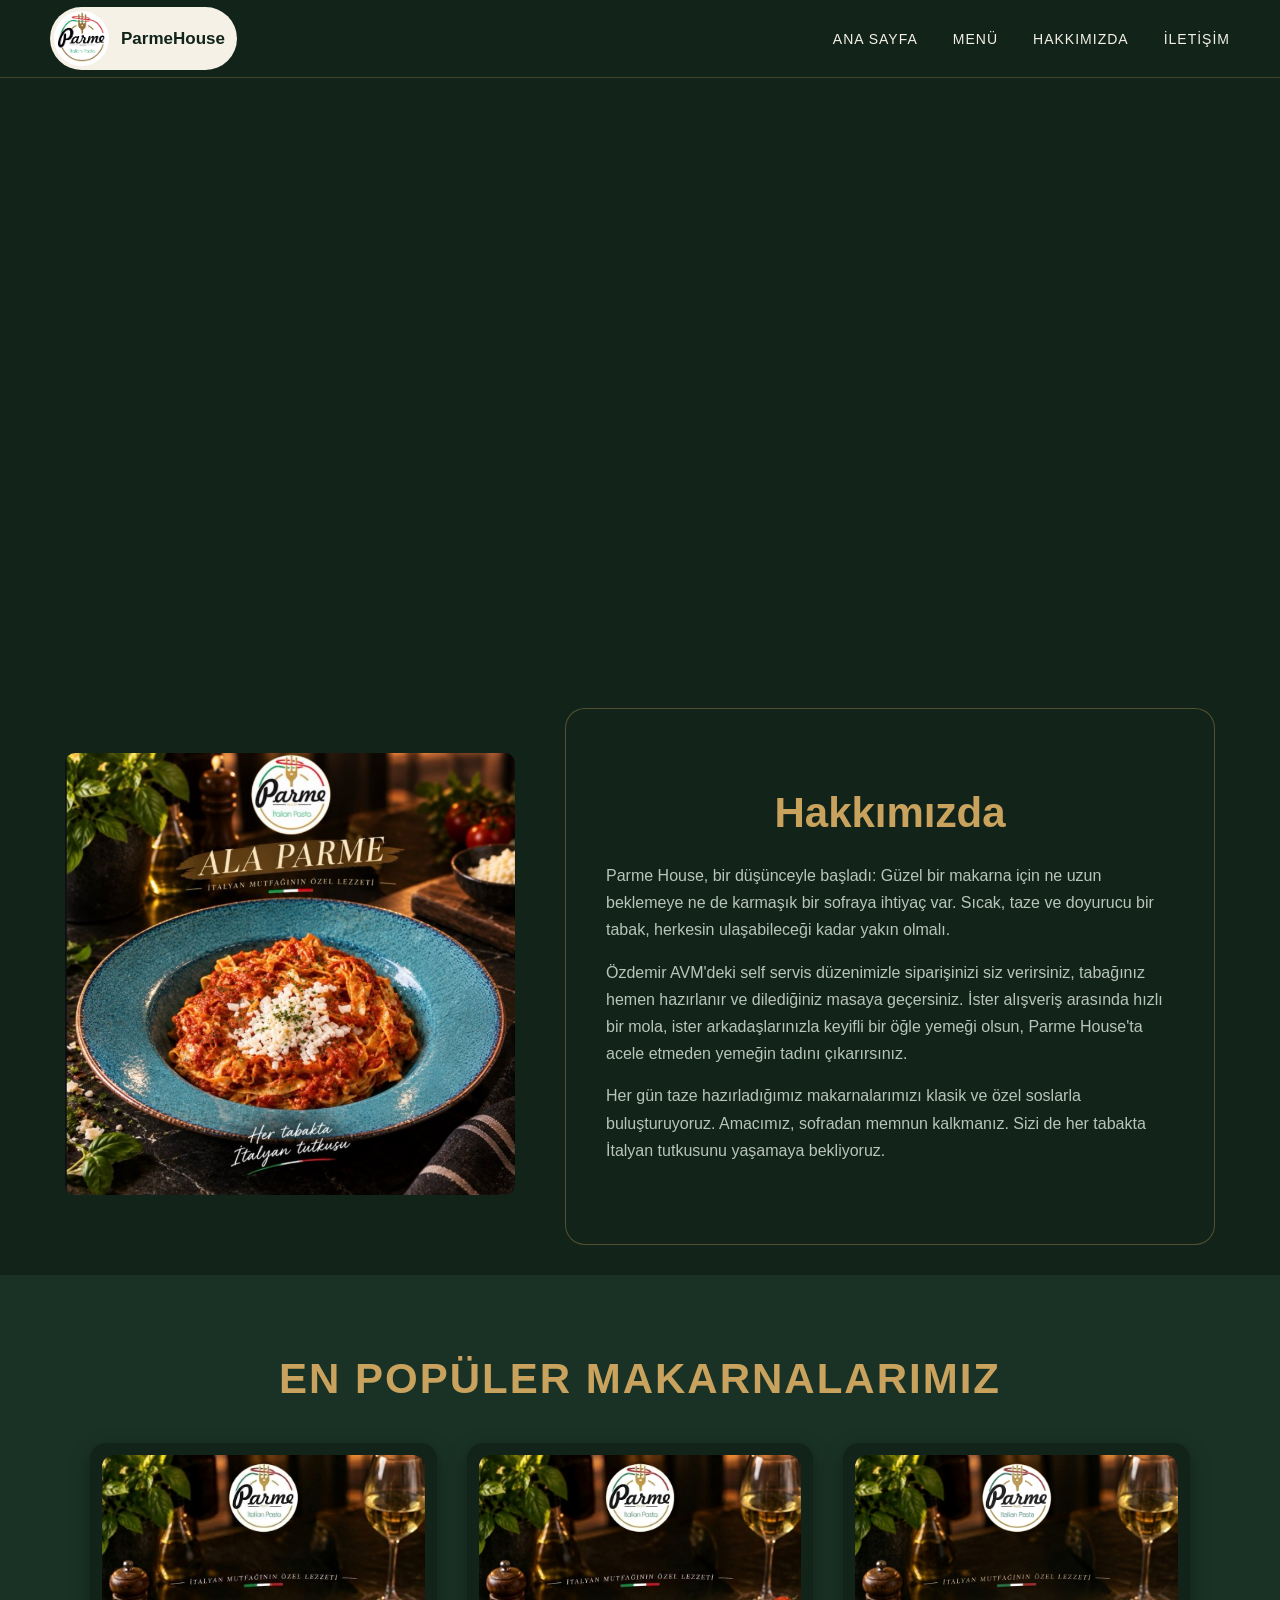
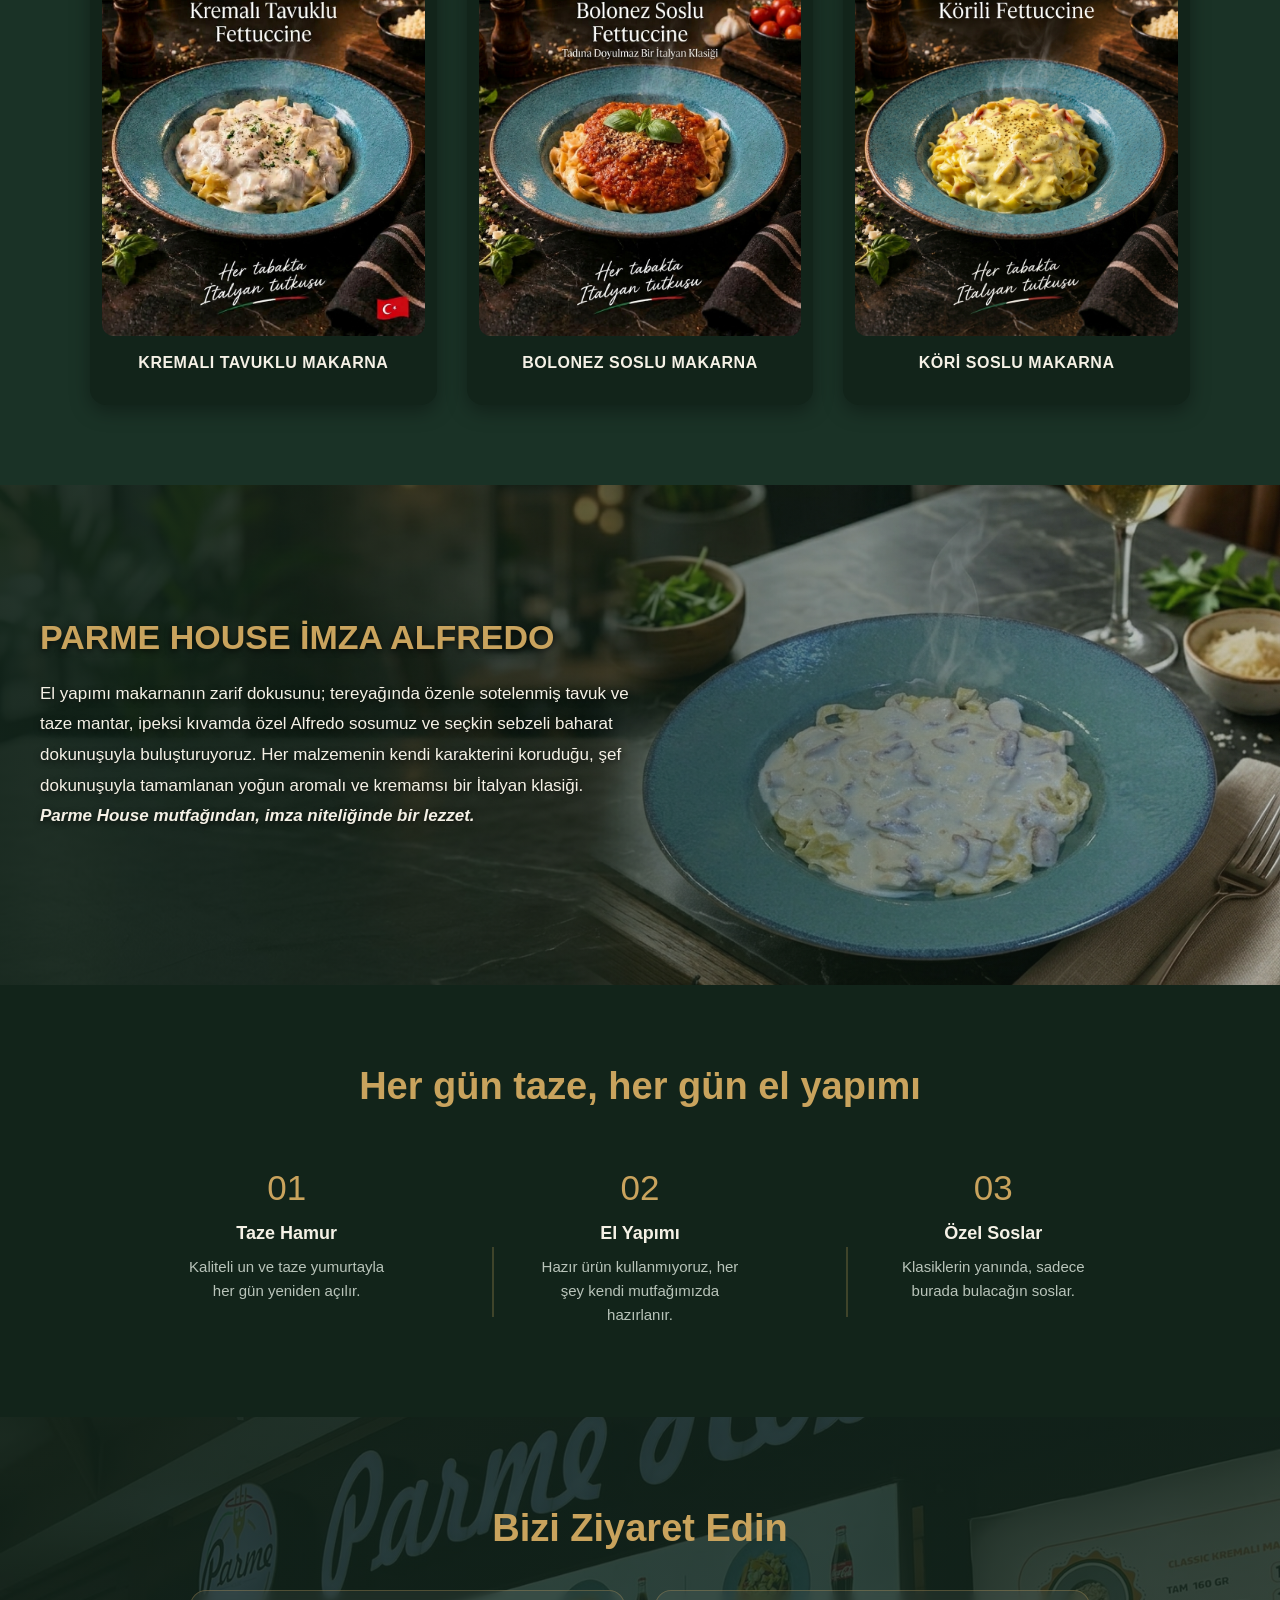
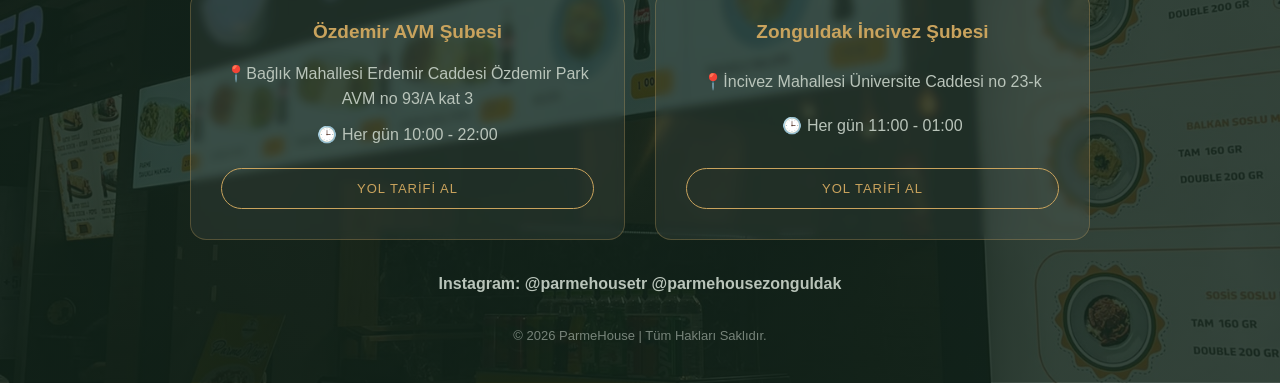
<file: index.html>
<!DOCTYPE html>
<html lang ="tr">

<head>
    <meta charset="UTF-8">
     <meta name="viewport" content="width=device-width, initial-scale=1.0">
     <meta name="google-site-verification" content="v3GRT7u5c2Fp5Y80z29yQhgwRotEEOJpKhgJagRyZi0" />

     <title>ParmeHouse</title>
     <meta name="description" content="ParmeHouse'ta makarnalar her gün taze hamurla, el yapımı hazırlanır. 
                 Özdemir AVM ve İncivez şubelerinde kremalı, bolonez, köri ve imza Alfredo çeşitleri sizi bekliyor.">
     <link rel="canonical" href="https://parmehouse.com.tr/">

     <link rel="stylesheet" href="style.css">
     <link rel="icon" type="image/x-icon" href="favicon.ico">
</head>

<body id="ana-sayfa">

    <header class ="navbar" >

        <div class="logo">
            <img src="images/logo.jpg" alt="Makarnacı Logo">
            <span>ParmeHouse</span>
        </div>

        <nav class="menu">
        <a href ="#ana-sayfa">Ana Sayfa</a>
        <a href ="menu.html">Menü</a>
        <a href ="#hakkimizda">Hakkımızda</a>
        <a href ="#iletisim-bolumu">İletişim</a>
    </nav>

</header>

<section class="hero-video">
    <video autoplay muted loop playsinline class = "video">
        <source src ="images/parmehouse.mp4" type = "video/mp4">
    </video>
</section>

<section class="tanitim-blok">
    
    <div class="tanitim-resim">
        <img src="images/makarna4.png" class="makarna4" alt="taze makarna">
    </div>
    
        <div class="hakkimizda-kutu" id="hakkimizda">
            <div class="hakkimizda-yazi">

                <h2>Hakkımızda</h2>
       
                <p>
                Parme House, bir düşünceyle başladı: Güzel bir makarna için ne uzun beklemeye ne de karmaşık bir sofraya ihtiyaç var. 
                Sıcak, taze ve doyurucu bir tabak, herkesin ulaşabileceği kadar yakın olmalı.
                </p>

                <p>
                Özdemir AVM'deki self servis düzenimizle siparişinizi siz verirsiniz, tabağınız hemen hazırlanır ve dilediğiniz masaya geçersiniz.
                İster alışveriş arasında hızlı bir mola, ister arkadaşlarınızla keyifli bir öğle yemeği olsun, Parme House'ta acele etmeden yemeğin tadını çıkarırsınız.
                </p>

                <p>
                Her gün taze hazırladığımız makarnalarımızı klasik ve özel soslarla buluşturuyoruz.
                Amacımız, sofradan memnun kalkmanız. Sizi de her tabakta İtalyan tutkusunu yaşamaya bekliyoruz.
                </p>
            </div>
    </div>
</section>

<section>
    <div class="lezzetler">
        <h2>EN POPÜLER MAKARNALARIMIZ</h2>

    <div class="kartlar">

        <div class="kart">
            <img src="images/kremalıtavuklu-kart.jpg" alt="kremalı-tavuklu makarna">
            <h3>KREMALI TAVUKLU MAKARNA</h3>
        </div>
        <div class="kart">
            <img src="images/bolonezsoslu-kart.jpg" alt="bolonez-soslu makarna">
            <h3>BOLONEZ SOSLU MAKARNA</h3>
        </div>
        <div class="kart">
            <img src="images/korili-kart.jpg" alt="kori-soslu makarna">
            <h3>KÖRİ SOSLU MAKARNA</h3>

        </div>

    </div>

    </div>
</section>

    <section class="alfredo-blok">
    <img src="images/alfredoyatay.jpg" class="alfredo-arka" alt="alfredo soslu tavuklu makarna">

    <div class="alfredo-yazi">
        <h2>PARME HOUSE İMZA ALFREDO</h2>
        <p>
            El yapımı makarnanın zarif dokusunu; tereyağında özenle sotelenmiş
            tavuk ve taze mantar, ipeksi kıvamda özel Alfredo sosumuz ve seçkin
            sebzeli baharat dokunuşuyla buluşturuyoruz. Her malzemenin kendi
            karakterini koruduğu, şef dokunuşuyla tamamlanan yoğun aromalı ve
            kremamsı bir İtalyan klasiği.
        </p>

        <p class="alfredo-vurgu">
            Parme House mutfağından, imza niteliğinde bir lezzet.
        </p>
    </div>
</section>


<section class="neden">
    <h2>Her gün taze, her gün el yapımı</h2>
    <div class="neden-kutular">
        <div class="neden-kutu">
            <span class="simge">01</span>
            <h3>Taze Hamur</h3>
            <p>Kaliteli un ve taze yumurtayla her gün yeniden açılır.</p>
        </div>
        <div class="neden-kutu">
            <span class="simge">02</span>
            <h3>El Yapımı</h3>
            <p>Hazır ürün kullanmıyoruz, her şey kendi mutfağımızda hazırlanır.</p>
        </div>
        <div class="neden-kutu">
            <span class="simge">03</span>
            <h3>Özel Soslar</h3>
            <p>Klasiklerin yanında, sadece burada bulacağın soslar.</p>
        </div>
    </div>
</section>

<section class="iletisim" id="iletisim-bolumu">
    <h2>Bizi Ziyaret Edin</h2>
    
    <div class="subeler">

        <div class="sube">
            <h3>Özdemir AVM Şubesi</h3>
            <p>📍Bağlık Mahallesi Erdemir Caddesi Özdemir Park AVM no 93/A kat 3</p>
            <p>🕒 Her gün 10:00 - 22:00</p>
            <a href ="https://maps.app.goo.gl/w3caxWcpkycis9yp6" target="_blank" class="rota">Yol Tarifi Al</a>
        </div>

        <div class="sube">
            <h3>Zonguldak İncivez Şubesi</h3>
            <p>📍İncivez Mahallesi Üniversite Caddesi no 23-k</p>
            <p>🕒 Her gün 11:00 - 01:00</p>
           <a href="https://www.google.com/maps/search/?api=1&query=İncivez+Mahallesi+Üniversite+Caddesi+No+23-k+Zonguldak" target="_blank" class="rota">Yol Tarifi Al</a>
        </div>

    </div>

        <a href="https://www.instagram.com/parmehousetr/" target="_blank" class="instagram">
        Instagram: @parmehousetr
        </a>
        <a href="https://www.instagram.com/parmehousezonguldak/" target="_blank" class="instagram">
            @parmehousezonguldak
        </a>

        <p class="telif">© 2026 ParmeHouse | Tüm Hakları Saklıdır.</p>

</section>


</body>
</html>
</file>
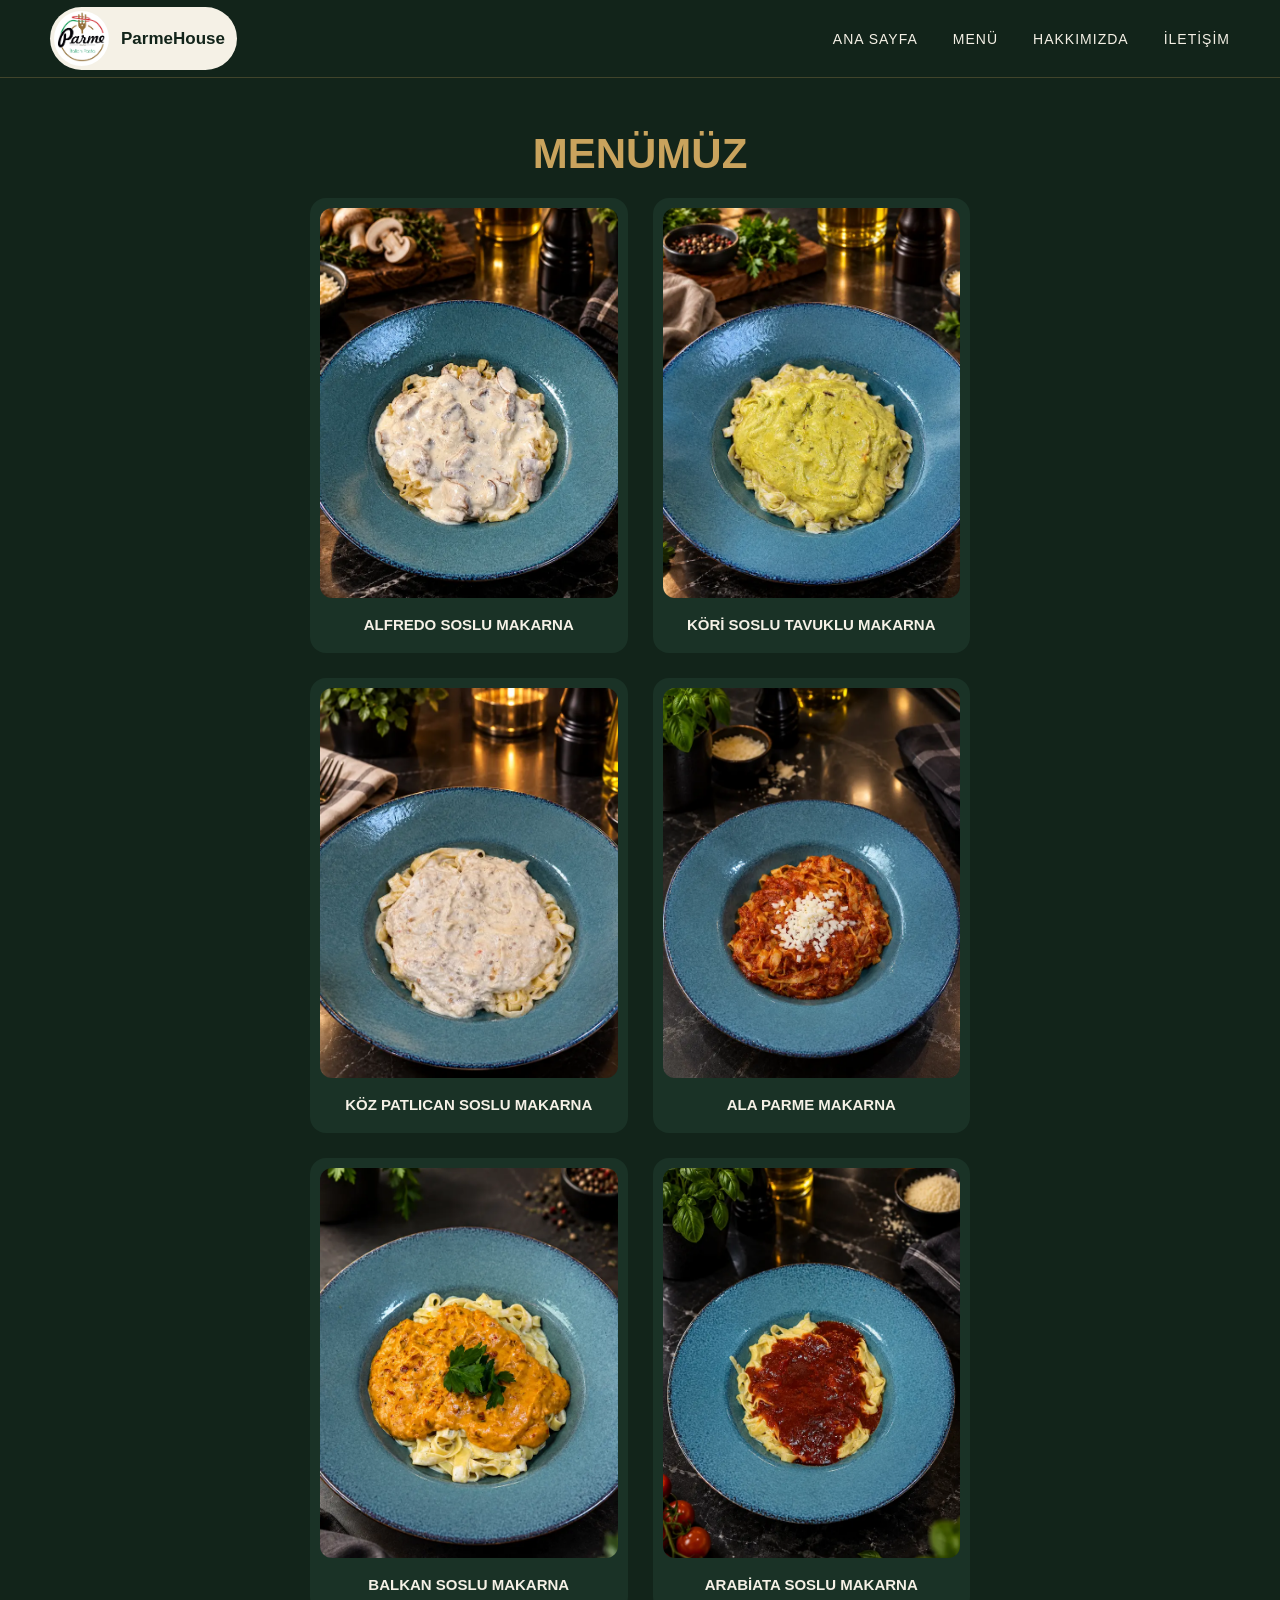
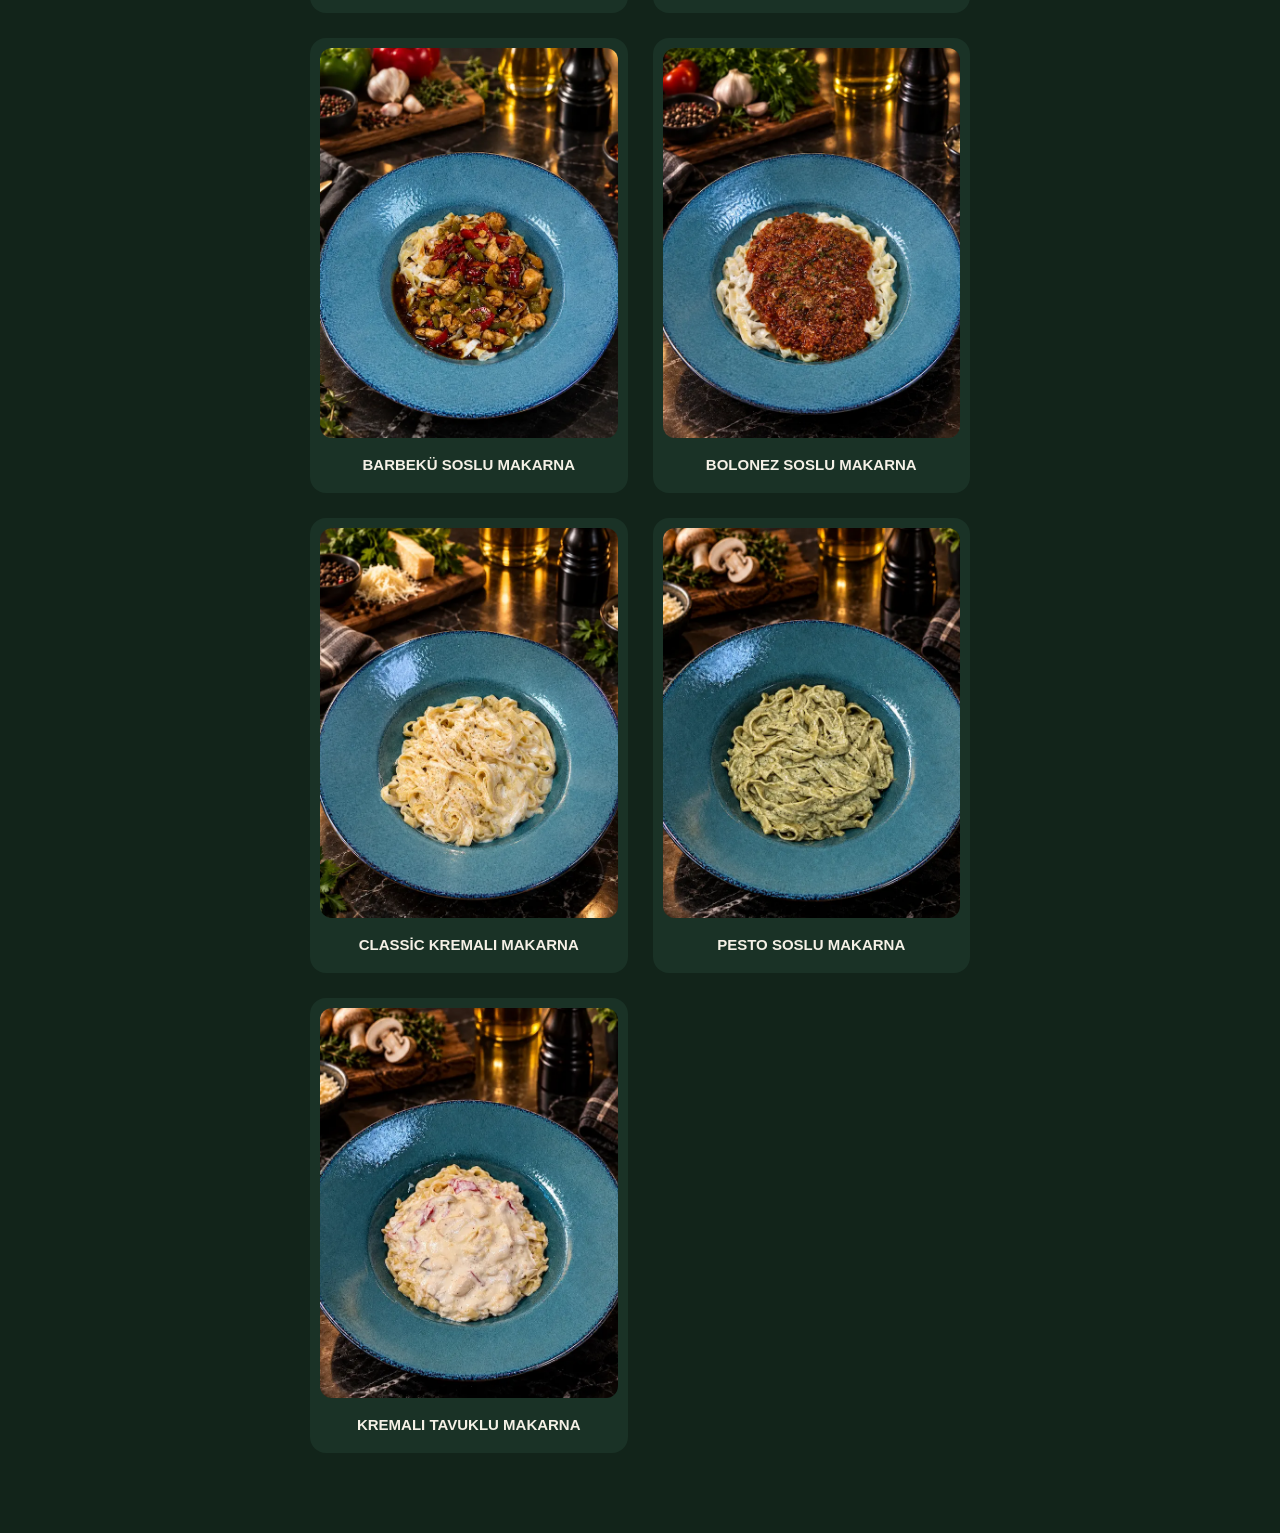
<file: menu.html>
<!DOCTYPE html>
<html lang="tr">

<head>
    <meta charset="UTF-8">
    <meta name="viewport" content="width=device-width, initial-scale=1.0">

    <title>ParmeHouse | Menü</title>

    <link rel="stylesheet" href="style.css">
</head>

<body>

    <header class="navbar">
        <div class="logo">
            <img src="images/logo.jpg" alt="makarnacı Logo">
            <span>ParmeHouse</span>
        </div>

        <nav class="menu">
            <a href="index.html#ana-sayfa">Ana Sayfa</a>
            <a href="menu.html">Menü</a>
            <a href="index.html#hakkimizda">Hakkımızda</a>
            <a href="index.html#iletisim">İletişim</a>
        </nav>
    </header>

    <section class="menu-sayfasi">
        <h1>MENÜMÜZ</h1>

        <div class="kartlar-menu">

            <div class="menu-kart">
                <img src="images/alfredo-menu.webp" alt="makarna1">
                <h2>ALFREDO SOSLU MAKARNA</h2>
            </div>

            <div class="menu-kart">
                <img src ="images/Kori-menu.webp" alt="makarna2">
                <h2>KÖRİ SOSLU TAVUKLU MAKARNA</h2>
            </div>

            <div class="menu-kart">
                <img src="images/Kozpatlıcan.webp" alt="Kozpatlıcan">
                <h2>KÖZ PATLICAN SOSLU MAKARNA</h2>
            </div>

            <div class="menu-kart">
                <img src="images/Alaparme-kart.webp" alt="alaparme">
                <h2>ALA PARME MAKARNA</h2>
            </div>

            <div class="menu-kart">
                <img src="images/balkansos-kart.webp" alt="balkan">
                <h2>BALKAN SOSLU MAKARNA</h2>
            </div>

            <div class="menu-kart">
                <img src="images/arabiata-kart.webp" alt="arabiata">
                <h2>ARABİATA SOSLU MAKARNA</h2>
            </div>

            <div class="menu-kart">
                <img src="images/barbekusos.webp" alt="barbeku">
                <h2>BARBEKÜ SOSLU MAKARNA</h2>
            </div>

            <div class="menu-kart">
                <img src="images/bolonezsos.webp" alt="bolonez">
                <h2>BOLONEZ SOSLU MAKARNA</h2>
            </div>

            <div class="menu-kart">
                <img src="images/kremalı.webp" alt="kremalı">
                <h2>CLASSİC KREMALI MAKARNA</h2>
            </div>

            <div class="menu-kart">
                <img src="images/pesto.webp" alt="pesto">
                <h2>PESTO SOSLU MAKARNA</h2>
            </div>

            <div class="menu-kart">
                <img src="images/kremalıtavuk.webp" alt="kremalıtavul">
                <h2>KREMALI TAVUKLU MAKARNA</h2>
            </div>

        </div>
    </section>

</body>

</html>
</file>
<file: style.css>
* {
    margin: 0;
    padding: 0;
    box-sizing: border-box;
}

html {
    scroll-behavior: smooth;
}

:root {
    --bg-koyu: #12241a;
    --bg-panel: #1a3226;
    --altin: #c9a35d;
    --yesil: #3f7d54;
    --kirmizi: #b23a2f;
    --yazi-acik: #f5f1e6;
    --yazi-soluk: #b9c4ba;
}

body {
    font-family: Arial, sans-serif;
    background-color: var(--bg-koyu);
    color: var(--yazi-acik);
}

/* NAVBAR */
.navbar {
    height: 78px;
    display: flex;
    align-items: center;
    justify-content: space-between;
    padding: 0 50px;
    background-color: var(--bg-koyu);
    border-bottom: 1px solid rgba(201, 163, 93, 0.25);
    position: fixed;
    top: 0;
    left: 0;
    width: 100%;
    z-index: 1000;
}

.menu {
    display: flex;
    gap: 35px;
}

.menu a {
    text-decoration: none;
    color: var(--yazi-acik);
    font-size: 14px;
    letter-spacing: 1px;
    text-transform: uppercase;
    font-family: Arial, sans-serif;
    transition: 0.3s;
}

.menu a:hover {
    color: var(--altin);
}

.logo {
    display: flex;
    align-items: center;
    gap: 12px;
    background-color: var(--yazi-acik);
    padding: 4px 12px 4px 4px;
    border-radius: 40px;
}

.logo img {
    width: 55px;
    height: auto;
    border-radius: 50%;
}

.logo span {
    font-size: 17px;
    font-weight: bold;
    color: var(--bg-koyu);
    font-family: 'Gill Sans', 'Gill Sans MT', Calibri, 'Trebuchet MS', sans-serif;
}

/* HERO */
.hero-video {
    width: 100%;
    height: 600px;
    overflow: hidden;
    position: relative;
    margin-top: 78px;
}

.video {
    width: 100%;
    height: 100%;
    object-fit: cover;
    position: absolute;
    top: 0;
    left: 0;
    z-index: 1;
}

.hero-video::after {
    content: "";
    position: absolute;
    top: 0; left: 0; right: 0; bottom: 0;
    background: linear-gradient(rgba(18, 36, 26, 0.15), rgba(18, 36, 26, 0.75));
    z-index: 1;
}

.btn {
    padding: 15px 36px;
    background-color: transparent;
    border: 1px solid var(--altin);
    color: var(--altin);
    text-decoration: none;
    text-transform: uppercase;
    letter-spacing: 1px;
    font-size: 14px;
    border-radius: 30px;
    transition: 0.3s;
}

.btn:hover {
    background-color: var(--altin);
    color: var(--bg-koyu);
}

/* HAKKIMIZDA */
#hakkimizda {
    padding: 80px 40px;
    text-align: center;
    scroll-margin-top: 78px;
    background-color: var(--bg-koyu);
}

.tanitim-blok {
    display: flex;
    align-items: center;
    justify-content: center;
    gap: 50px;
    padding: 30px;
    background-color: var(--bg-koyu);
}

.makarna4 {
    width: 450px;
    height: auto;
    object-fit: contain;
    border-radius: 10px;
}

.hakkimizda-yazi h2 {
    font-size: 42px;
    margin-bottom: 25px;
    color: var(--altin);
    font-family: 'Gill Sans', 'Gill Sans MT', Calibri, 'Trebuchet MS', sans-serif;
}

.hakkimizda-kutu {
    max-width: 650px;
    padding: 40px;
    border: 1px solid rgba(201, 163, 93, 0.35);
    border-radius: 20px;
    background-color: var(--bg-panel);
}

.hakkimizda-yazi p {
    font-size: 16px;
    line-height: 1.7;
    color: var(--yazi-soluk);
    font-family: Arial, Helvetica, sans-serif;
    text-align: left;
}

.hakkimizda-yazi p + p {
    margin-top: 15px;
}

#hakkimizda a {
    font-weight: bold;
    text-decoration: none;
    display: inline-block;
    margin-top: 20px;
    color: var(--altin);
}

/* LEZZETLERİMİZ */
.lezzetler {
    padding: 80px 40px;
    text-align: center;
    background-color: var(--bg-panel);
}

.lezzetler h2 {
    font-size: 42px;
    margin-bottom: 40px;
    color: var(--altin);
    letter-spacing: 2px;
    font-family: 'Gill Sans', 'Gill Sans MT', Calibri, 'Trebuchet MS', sans-serif;
}

.kartlar {
    display: grid;
    grid-template-columns: repeat(auto-fit, minmax(260px, 1fr));
    gap: 30px;
    max-width: 1100px;
    margin: 0 auto;
}

.kart {
    background-color: var(--bg-koyu);
    border-radius: 16px;
    padding: 12px 12px 25px;
    box-shadow: 0 6px 20px rgba(0, 0, 0, 0.35);
    transition: 0.3s;
}

.kart:hover {
    transform: translateY(-8px);
}

.kart img {
    width: 100%;
    height: auto;
    display: block;
    border-radius: 12px;
}

.kart h3 {
    margin: 18px 0 8px;
    font-size: 16px;
    letter-spacing: 0.5px;
    color: var(--yazi-acik);
    font-family: 'Gill Sans', 'Gill Sans MT', Calibri, 'Trebuchet MS', sans-serif;
}

/* NEDEN PARMEHOUSE - kutusuz, sade liste */
.neden {
    padding: 80px 40px;
    text-align: center;
    background-color: var(--bg-koyu);
}

.neden h2 {
    font-size: 38px;
    margin-bottom: 50px;
    color: var(--altin);
    font-family: 'Gill Sans', 'Gill Sans MT', Calibri, 'Trebuchet MS', sans-serif;
}

.neden-kutular {
    display: flex;
    justify-content: center;
    flex-wrap: wrap;
    gap: 60px;
    max-width: 1000px;
    margin: 0 auto;
}

.neden-kutu {
    position: relative;
    flex: 1;
    min-width: 240px;
    padding: 10px 40px;
}

.neden-kutu + .neden-kutu::before {
    background-color: rgba(201 , 163 , 93 , 0.5);
    content: "";
    position: absolute;
    left: 0;
    top: 50%;
    transform: translate(-50%);
    width: 1px;
    height: 70px;

}
.simge {
    font-size: 35px;
    display: block;
    margin-bottom: 15px;
    color: var(--altin);
    font-family: 'Gill Sans', 'Gill Sans MT', Calibri, 'Trebuchet MS', sans-serif;
}

.neden-kutu h3 {
    margin-bottom: 11px;
    font-size: 18px;
    color: var(--yazi-acik);
    font-family: Arial, Helvetica, sans-serif;
}

.neden-kutu p {
    font-size: 15px;
    line-height: 1.6;
    color: var(--yazi-soluk);
    font-family: Arial, Helvetica, sans-serif;
}

/* İLETİŞİM */
.iletisim {
    padding: 90px 40px 40px;
    text-align: center;
    color: var(--yazi-acik);
    background-image:
        linear-gradient(rgba(18, 36, 26, 0.85), rgba(18, 36, 26, 0.85)),
        url("images/dukkan.jpeg");
    background-size: cover;
    background-position: center;
}

.iletisim h2 {
    font-size: 38px;
    margin-bottom: 40px;
    color: var(--altin);
    font-family: 'Gill Sans', 'Gill Sans MT', Calibri, 'Trebuchet MS', sans-serif;
}

.subeler {
    display: grid;
    grid-template-columns: repeat(auto-fit, minmax(280px, 1fr));
    gap: 30px;
    max-width: 900px;
    margin: 0 auto;
}

.sube {
    display: flex;
    flex-direction: column;
    justify-content: space-between;
    background-color: rgba(255, 255, 255, 0.06);
    border: 1px solid rgba(201, 163, 93, 0.3);
    backdrop-filter: blur(4px);
    border-radius: 16px;
    padding: 30px;
}

.sube h3 {
    margin-bottom: 18px;
    font-size: 19px;
    color: var(--altin);
}

.sube p {
    margin-bottom: 10px;
    line-height: 1.6;
    color: var(--yazi-soluk);
}

.rota {
    display: inline-block;
    margin-top: 10px;
    padding: 12px 30px;
    background-color: transparent;
    border: 1px solid var(--altin);
    color: var(--altin);
    text-decoration: none;
    text-transform: uppercase;
    letter-spacing: 1px;
    font-size: 13px;
    border-radius: 30px;
    transition: 0.3s;
}

.rota:hover {
    background-color: var(--altin);
    color: var(--bg-koyu);
}

.instagram {
    display: inline-block;
    margin-top: 35px;
    color: var(--yazi-soluk);
    font-weight: bold;
    text-decoration: none;
}

.telif {
    margin-top: 35px;
    font-size: 13px;
    color: var(--yazi-soluk);
    opacity: 0.6;
}

/*Menü sayfası*/

.menu-sayfasi {
    max-width: 720px;
    margin: 0 auto;
    padding: 130px 30px 80px;
}

.menu-sayfasi h1 {
    text-align: center;
    font-size: 42px;
    margin-bottom: 20px;
    color: var(--altin);
    font-family: 'Gill Sans', 'Gill Sans MT', Calibri, 'Trebuchet MS', sans-serif;
}

.kartlar-menu {
    display: grid;
    grid-template-columns: repeat(auto-fit, minmax(220px, 1fr));
    gap: 25px;
}

.menu-kart {
    background-color: var(--bg-panel);
    border-radius: 16px;
    padding: 10px 10px 20px;
    box-shadow: 0 6px 20px rgba(0 0 0 0.35);
    transition: 0.3s;
}

.menu-kart:hover {
    transform: translateY(-8px);
}

.menu-kart img {
    width: 100%;
    height: 390px;
    object-fit: cover;
    border-radius: 12px;
}

.menu-kart h2 {
    margin-top: 14px;
    font-size: 15px;
    text-align: center;
    color: var(--yazi-acik);
    font-family: 'Gill Sans', 'Gill Sans MT', Calibri, 'Trebuchet MS', sans-serif;
}

.alfredo-blok {
    position: relative;
    width: 100%;
    min-height: 500px;
    overflow: hidden;
    display: flex;
    align-items: center;
    justify-content: flex-start;
}

.alfredo-arka {
    width: 100%;
    height: 100%;
    object-fit: cover;
    object-position: center;
    position: absolute;
    top: 0;
    left: 0;
    z-index: 1;
}

.alfredo-blok::before {
    content: "";
    position: absolute;
    inset: 0;
    background: linear-gradient(to right, rgba(18, 36, 26, 0.9), rgba(18, 36, 26, 0.5) 60%, rgba(18, 36, 26, 0.2));
    z-index: 2;
}

.alfredo-yazi {
    position: relative;
    max-width: 700px;
    z-index: 3;
    padding: 40px;
    color: var(--yazi-soluk);
}

.alfredo-yazi h2 {
    font-size: 34px;
    margin-bottom: 22px;
    color: var(--altin);
    font-family: 'Gill Sans', 'Gill Sans MT', Calibri, 'Trebuchet MS', sans-serif;
    text-shadow: 0 2px 6px rgba(0, 0, 0, 0.7);
}

.alfredo-yazi p {
    font-size: 17px;
    line-height: 1.8;
    color: var(--yazi-acik);
    font-family: Arial, Helvetica, sans-serif;
    text-shadow: 0 2px 6px rgba(0, 0, 0, 0.7);
}

.alfredo-vurgu {
    margin-bottom: 20px;
    font-weight: bold;
    color: var(--altin);
    font-style: italic;
}
@media (max-width:768px) {

/*navbar*/
.navbar {
        padding: 0 20px;
        flex-wrap: wrap;
        height: auto;
        padding-top: 10px;
        padding-bottom: 10px;
    }

.menu {
    gap: 18px;
    flex-wrap: wrap;
    justify-content: center;
    width: 100%;
    margin-top: 10px;
    }   

.menu a {
    font-size: 12px;
}

.logo span {
    font-size: 15px;
}

.logo img {
    width: 45px;
}

/*HERO*/
.hero-video {
    height: 350px;
}

.hero-butonlar {
    flex-direction: column;
    align-items: center;
    gap: 12px;
}

/*HAKKIMIZDA*/

.tanitim-blok {
    flex-direction: column;
    padding: 20px;
}

.makarna4 {
    width: 100%;
    max-width: 320px;
}

.hakkimizda-kutu {
    max-width: 100%;
}

.hakkimizda-yazi h2 {
    font-size: 30px;
}

/*lezzetlerimiz*/

.lezzetler {
    padding: 50px 20px;
}
    
.lezzetler h2 {
    font-size: 28px;
}

/*neden*/

.neden h2 {
    font-size: 28px;
}

.neden-kutular {
    flex-direction: column;
    gap: 35px;
}

.neden-kutu + .neden-kutu::before {
    display: none;
}
/*ALFREDO*/

.alfredo-blok {
    min-height: 450px;
}

.alfredo-blok::before {
    display: none;
}

.alfredo-yazi {
    max-width: 100%;
    padding: 30px 20px;
    background-color: transparent;
}

.alfredo-yazi h2 {
    font-size: 26px;
    text-shadow: 0 2px 4px rgba(0, 0, 0, 0.9), 0 0 12px rgba(0, 0, 0, 0.8);
}

.alfredo-yazi p {
    font-size: 16px;
    line-height: 1.7;
    text-shadow: 0 2px 4px rgba(0, 0, 0, 0.9), 0 0 12px rgba(0, 0, 0, 0.8);
}
/*iletişim*/

.iletisim h2 {
    font-size: 28px;
}

.subeler {
    grid-template-columns: 1fr;
}

/*menu sayfası*/

.menu-sayfasi {
    padding: 100px 20px 60px;
}

.menu-sayfasi h1 {
    font-size: 30px;
}

}
</file>
